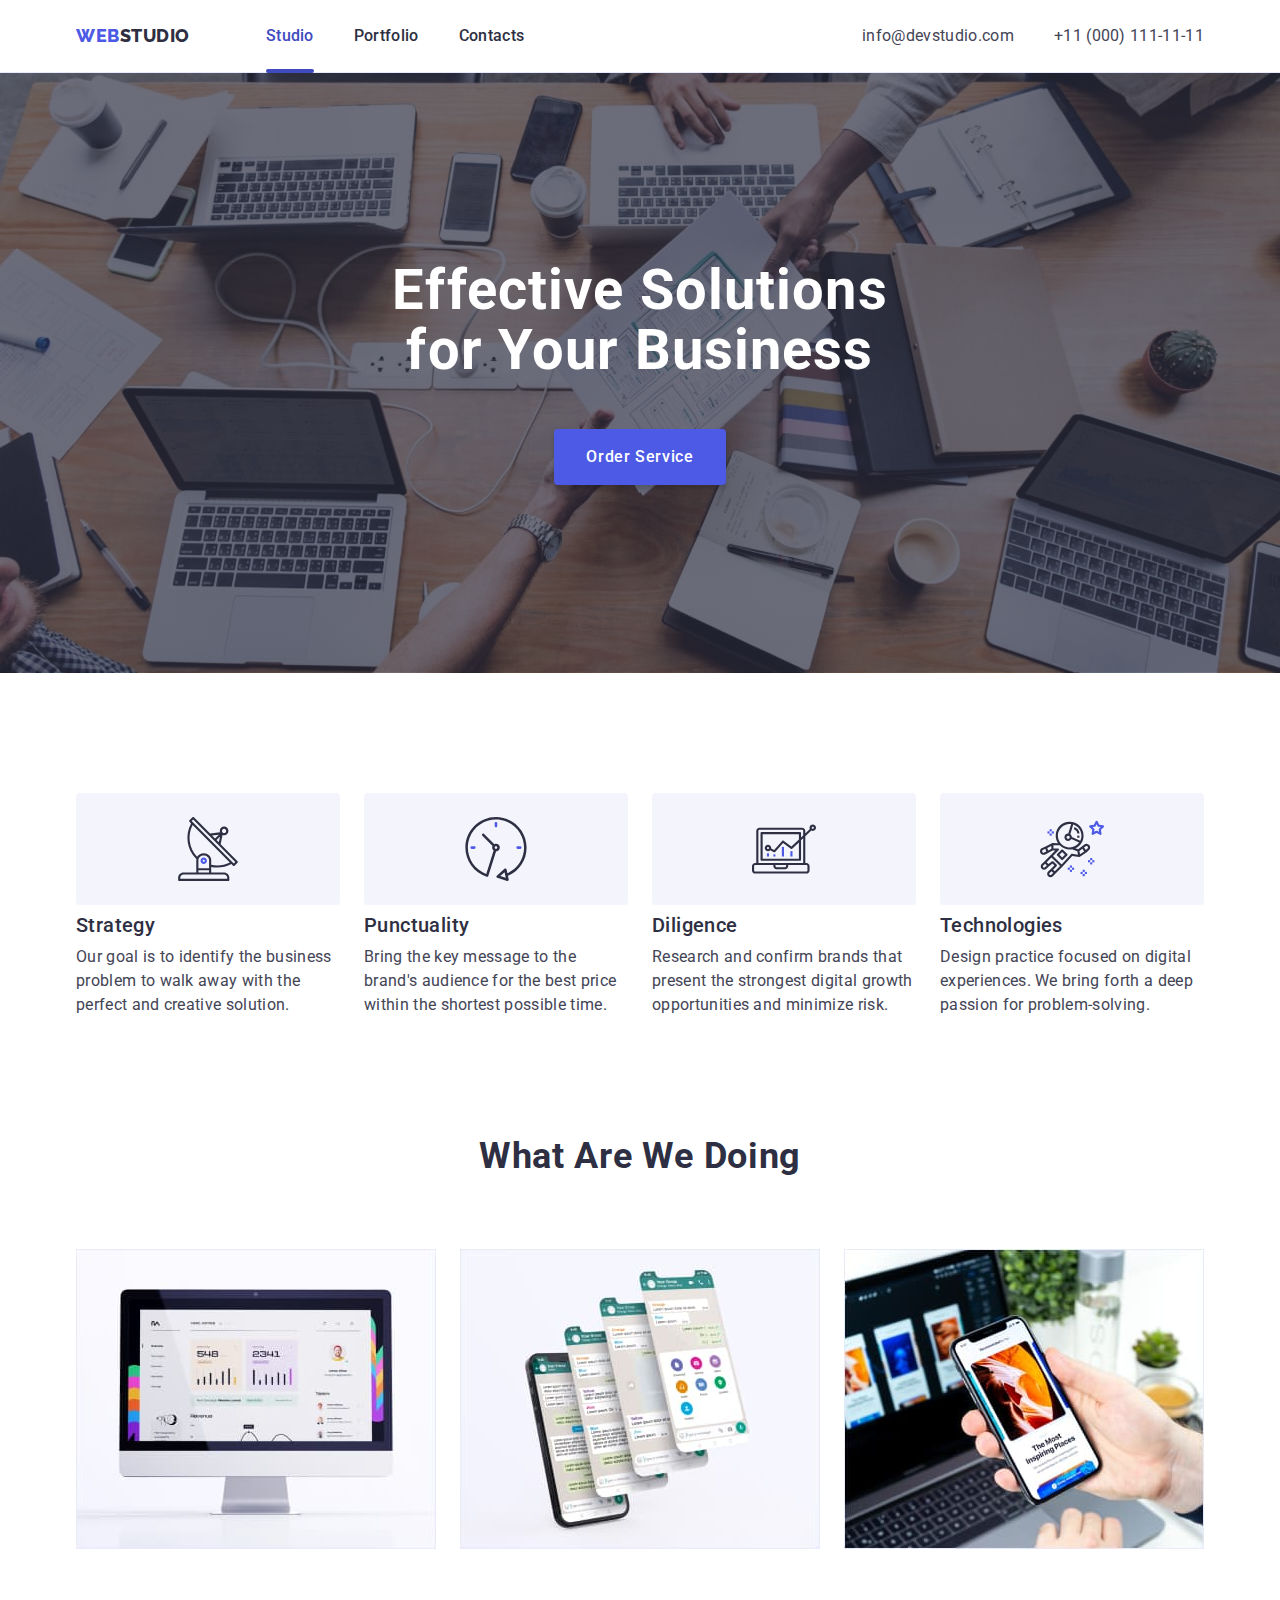
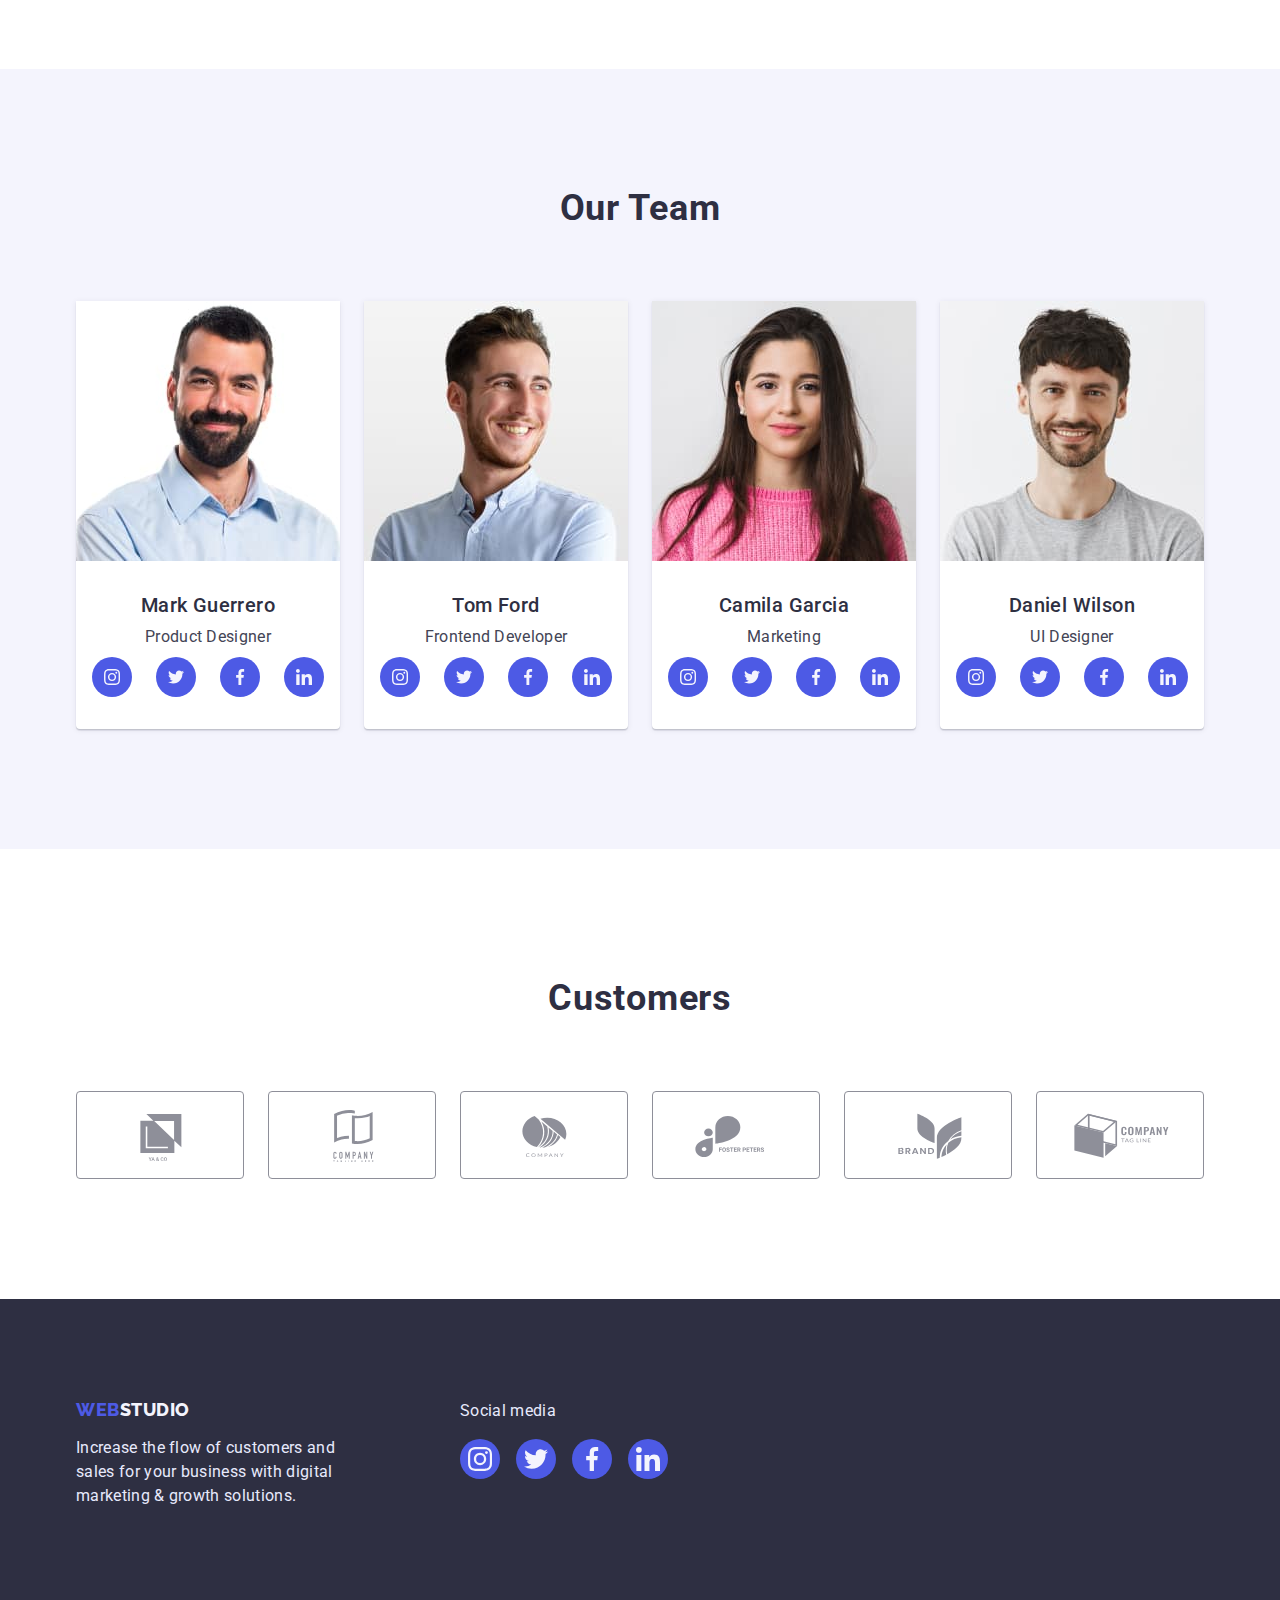
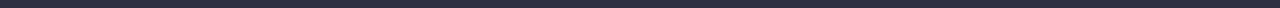
<file: index.html>
<!DOCTYPE html>
<html lang="en">
  <head>
    <meta charset="UTF-8" />
    <meta http-equiv="X-UA-Compatible" content="IE=edge" />
    <meta name="viewport" content="width=device-width, initial-scale=1.0" />
    <title>Document</title>
    <link rel="preconnect" href="https://fonts.googleapis.com" />
    <link rel="preconnect" href="https://fonts.gstatic.com" crossorigin />
    <link
      href="https://fonts.googleapis.com/css2?family=Raleway:wght@800&family=Roboto:wght@400;500;700;900&display=swap"
      rel="stylesheet"
    />
    <link
      rel="stylesheet"
      href="https://cdnjs.cloudflare.com/ajax/libs/modern-normalize/1.1.0/modern-normalize.min.css"
    />

    <link rel="stylesheet" href="./css/styles.css" />
  </head>
  <body>
    <header class="headerr">
      <div class="container head-container">
        <a class="logo link" href="./index.html"
          >Web<span class="logo-header">Studio</span></a
        >
        <nav class="nav-conteiner">
          <ul class="header-list list">
            <li class="item">
              <a class="header-link link current" href="./index.html">Studio</a>
            </li>

            <li class="item">
              <a class="header-link link" href="./portfolio.html">Portfolio</a>
            </li>

            <li class="item">
              <a class="header-link link" href="">Contacts</a>
            </li>
          </ul>
        </nav>

        <address class="adrs-list">
          <ul class="adrs-inf list">
            <li class="item">
              <a class="heder-adrs link" href="mailto:info@devstudio.com"
                >info@devstudio.com</a
              >
            </li>
            <li class="item">
              <a class="heder-adrs link" href="tel:+110001111111"
                >+11 (000) 111-11-11</a
              >
            </li>
          </ul>
        </address>
      </div>
    </header>
    <main>
      <!-- Hero -->
      <section class="hero">
        <div class="container">
          <h1 class="hero-text">Effective Solutions for Your Business</h1>
          <button class="hero-button" data-modal-open type="button">Order Service</button>
        </div>
      </section>

      <!-- About us -->

      <section class="about-section">
        <div class="container">
          <h2 class="main-title visually-hidden">About us</h2>
          <ul class="about-list list">
            <li class="item list about-item icon-antenna">
              <h3 class="about-title">Strategy</h3>
              <p class="about-text">
                Our goal is to identify the business problem to walk away with
                the perfect and creative solution.
              </p>
            </li>
            <li class="item list about-item icon-clock">
              <h3 class="about-title">Punctuality</h3>
              <p class="about-text">
                Bring the key message to the brand's audience for the best price
                within the shortest possible time.
              </p>
            </li>
            <li class="item list about-item icon-diagram">
              <h3 class="about-title">Diligence</h3>
              <p class="about-text">
                Research and confirm brands that present the strongest digital
                growth opportunities and minimize risk.
              </p>
            </li>
            <li class="item list about-item icon-astonaut">
              <h3 class="about-title">Technologies</h3>
              <p class="about-text">
                Design practice focused on digital experiences. We bring forth a
                deep passion for problem-solving.
              </p>
            </li>
          </ul>
        </div>
      </section>

      <!-- Work -->

      <section class="work-section">
        <div class="container">
          <h2 class="work-title">What are we doing</h2>
          <ul class="work-list list">
            <li class="item list">
              <img src="./images/computer.jpg" alt="computer" width="360" />
            </li>
            <li class="item list">
              <img src="./images/apps.jpg" alt="apps" width="360" />
            </li>
            <li class="item list">
              <img src="./images/phone.jpg" alt="phone" width="360" />
            </li>
          </ul>
        </div>
      </section>

      <!-- Team -->

      <section class="team-section">
        <div class="container">
          <h2 class="team-title">Our Team</h2>
          <ul class="team-list list">
            <li class="team-item item list">
              <img
                class="img-icon"
                src="./images/proddesigner.jpg"
                alt="Product Designer"
                width="264"
              />
              <div class="team-text-wrap">
                <h3 class="team-names">Mark Guerrero</h3>
                <p class="team-desc">Product Designer</p>
                <ul class="team-soc-list list">
                  <li class="team-soc-item item">
                    <a class="team-soc-link link" href="">
                      <svg width="16" height="16" class="team-soc-icons">
                        <use href="./images/icons.svg#icon-instagram"></use>
                      </svg>
                    </a>
                  </li>
                  <li class="team-soc-item item">
                    <a class="team-soc-link link" href="">
                      <svg width="16" height="16" class="team-soc-icons">
                        <use href="./images/icons.svg#icon-twitter"></use>
                      </svg>
                    </a>
                  </li>
                  <li class="team-soc-item item">
                    <a class="team-soc-link link" href="">
                      <svg width="16" height="16" class="team-soc-icons">
                        <use href="./images/icons.svg#icon-facebook"></use>
                      </svg>
                    </a>
                  </li>
                  <li class="team-soc-item item">
                    <a class="team-soc-link link" href="">
                      <svg width="16" height="16" class="team-soc-icons">
                        <use href="./images/icons.svg#icon-linkedin"></use>
                      </svg>
                    </a>
                  </li>
                </ul>
              </div>
            </li>
            <li class="team-item item list">
              <img
                class="img-icon"
                src="./images/fontend.jpg"
                alt="Frontend Developer"
                width="264"
              />
              <div class="team-text-wrap">
                <h3 class="team-names">Tom Ford</h3>
                <p class="team-desc">Frontend Developer</p>
                <ul class="team-soc-list list">
                  <li class="team-soc-item item">
                    <a class="team-soc-link link" href="">
                      <svg width="16" height="16" class="team-soc-icons">
                        <use href="./images/icons.svg#icon-instagram"></use>
                      </svg>
                    </a>
                  </li>
                  <li class="team-soc-item item">
                    <a class="team-soc-link link" href="">
                      <svg width="16" height="16" class="team-soc-icons">
                        <use href="./images/icons.svg#icon-twitter"></use>
                      </svg>
                    </a>
                  </li>
                  <li class="team-soc-item item">
                    <a class="team-soc-link link" href="">
                      <svg width="16" height="16" class="team-soc-icons">
                        <use href="./images/icons.svg#icon-facebook"></use>
                      </svg>
                    </a>
                  </li>
                  <li class="team-soc-item item">
                    <a class="team-soc-link link" href="">
                      <svg width="16" height="16" class="team-soc-icons">
                        <use href="./images/icons.svg#icon-linkedin"></use>
                      </svg>
                    </a>
                  </li>
                </ul>
              </div>
            </li>
            <li class="team-item item list">
              <img
                class="img-icon"
                src="./images/market.jpg"
                alt="Marketing"
                width="264"
              />
              <div class="team-text-wrap">
                <h3 class="team-names">Camila Garcia</h3>
                <p class="team-desc">Marketing</p>
                <ul class="team-soc-list list">
                  <li class="team-soc-item item">
                    <a class="team-soc-link link" href="">
                      <svg width="16" height="16" class="team-soc-icons">
                        <use href="./images/icons.svg#icon-instagram"></use>
                      </svg>
                    </a>
                  </li>
                  <li class="team-soc-item item">
                    <a class="team-soc-link link" href="">
                      <svg width="16" height="16" class="team-soc-icons">
                        <use href="./images/icons.svg#icon-twitter"></use>
                      </svg>
                    </a>
                  </li>
                  <li class="team-soc-item item">
                    <a class="team-soc-link link" href="">
                      <svg width="16" height="16" class="team-soc-icons">
                        <use href="./images/icons.svg#icon-facebook"></use>
                      </svg>
                    </a>
                  </li>
                  <li class="team-soc-item item">
                    <a class="team-soc-link link" href="">
                      <svg width="16" height="16" class="team-soc-icons">
                        <use href="./images/icons.svg#icon-linkedin"></use>
                      </svg>
                    </a>
                  </li>
                </ul>
              </div>
            </li>
            <li class="team-item item list">
              <img
                class="img-icon"
                src="./images/uxdesigner.jpg"
                alt="UI Designer"
                width="264"
              />
              <div class="team-text-wrap">
                <h3 class="team-names">Daniel Wilson</h3>
                <p class="team-desc">UI Designer</p>
                <ul class="team-soc-list list">
                  <li class="team-soc-item item">
                    <a class="team-soc-link link" href="">
                      <svg width="16" height="16" class="team-soc-icons">
                        <use href="./images/icons.svg#icon-instagram"></use>
                      </svg>
                    </a>
                  </li>
                  <li class="team-soc-item item">
                    <a class="team-soc-link link" href="">
                      <svg width="16" height="16" class="team-soc-icons">
                        <use href="./images/icons.svg#icon-twitter"></use>
                      </svg>
                    </a>
                  </li>
                  <li class="team-soc-item item">
                    <a class="team-soc-link link" href="">
                      <svg width="16" height="16" class="team-soc-icons">
                        <use href="./images/icons.svg#icon-facebook"></use>
                      </svg>
                    </a>
                  </li>
                  <li class="team-soc-item item">
                    <a class="team-soc-link link" href="">
                      <svg width="16" height="16" class="team-soc-icons">
                        <use href="./images/icons.svg#icon-linkedin"></use>
                      </svg>
                    </a>
                  </li>
                </ul>
              </div>
            </li>
          </ul>
        </div>
      </section>
      <!-- Customers -->

      <section class="customers-section">
        <div class="container">
          <h2 class="customers-title">Customers</h2>
          <ul class="customers-list list">
            <li class="customers-item item">
              <a href="" class="customers-link link">
                <svg class="customer-svg">
                  <use
                    class="customer-use"
                    href="./images/customers-icon.svg#icon-logo-1"
                  ></use>
                </svg>
              </a>
            </li>
            <li class="customers-item item">
              <a href="" class="customers-link link">
                <svg class="customer-svg">
                  <use
                    class="customer-use"
                    href="./images/customers-icon.svg#icon-logo-2"
                  ></use>
                </svg>
              </a>
            </li>

            <li class="customers-item item">
              <a href="" class="customers-link link">
                <svg class="customer-svg">
                  <use href="./images/customers-icon.svg#icon-logo-3"></use>
                </svg>
              </a>
            </li>
            <li class="customers-item item">
              <a href="" class="customers-link link">
                <svg class="customer-svg">
                  <use href="./images/customers-icon.svg#icon-logo-4"></use>
                </svg>
              </a>
            </li>
            <li class="customers-item item">
              <a href="" class="customers-link link">
                <svg class="customer-svg">
                  <use href="./images/customers-icon.svg#icon-logo-5"></use>
                </svg>
              </a>
            </li>
            <li class="customers-item item">
              <a href="" class="customers-link link">
                <svg class="customer-svg">
                  <use href="./images/customers-icon.svg#icon-logo-6"></use>
                </svg>
              </a>
            </li>
          </ul>
        </div>
      </section>
    </main>

    <footer class="footer-sect">
      <div class="container footer-main-cont">
        <div class="footer-container">
          <a class="logo-foot logo link" href="./index.html"
            >Web<span class="logo-footer">Studio</span></a
          >
          <p class="footer-text">
            Increase the flow of customers and sales for your business with
            digital marketing & growth solutions.
          </p>
        </div>

        <div>
          <p class="footer-text">Social media</p>
          <ul class="foot-soc-list list">
            <li class="foot-soc-item item">
              <a class="foot-soc-link link" href="">
                <svg width="24" height="24" class="team-soc-icons">
                  <use href="./images/icons.svg#icon-instagram"></use>
                </svg>
              </a>
            </li>
            <li class="foot-soc-item item">
              <a class="foot-soc-link link" href="">
                <svg width="24" height="24" class="team-soc-icons">
                  <use href="./images/icons.svg#icon-twitter"></use>
                </svg>
              </a>
            </li>
            <li class="foot-soc-item item">
              <a class="foot-soc-link link" href="">
                <svg width="24" height="24" class="team-soc-icons">
                  <use href="./images/icons.svg#icon-facebook"></use>
                </svg>
              </a>
            </li>
            <li class="foot-soc-item item">
              <a class="foot-soc-link link" href="">
                <svg width="24" height="24" class="team-soc-icons">
                  <use href="./images/icons.svg#icon-linkedin"></use>
                </svg>
              </a>
            </li>
          </ul>
        </div>
      </div>
    </footer>

    <div class="backdrop is-hidden" data-modal>
      <div class="modal">
        <button type="button" data-modal-close class="modal-button">
          <svg class="modal-icon" >
            <use href="./images/customers-icon.svg#icon-crosss" ></use>
          </svg>
        </button>
      </div>
    </div>
    <script src="./js/modal.js"></script>
  </body>
</html>
</file>
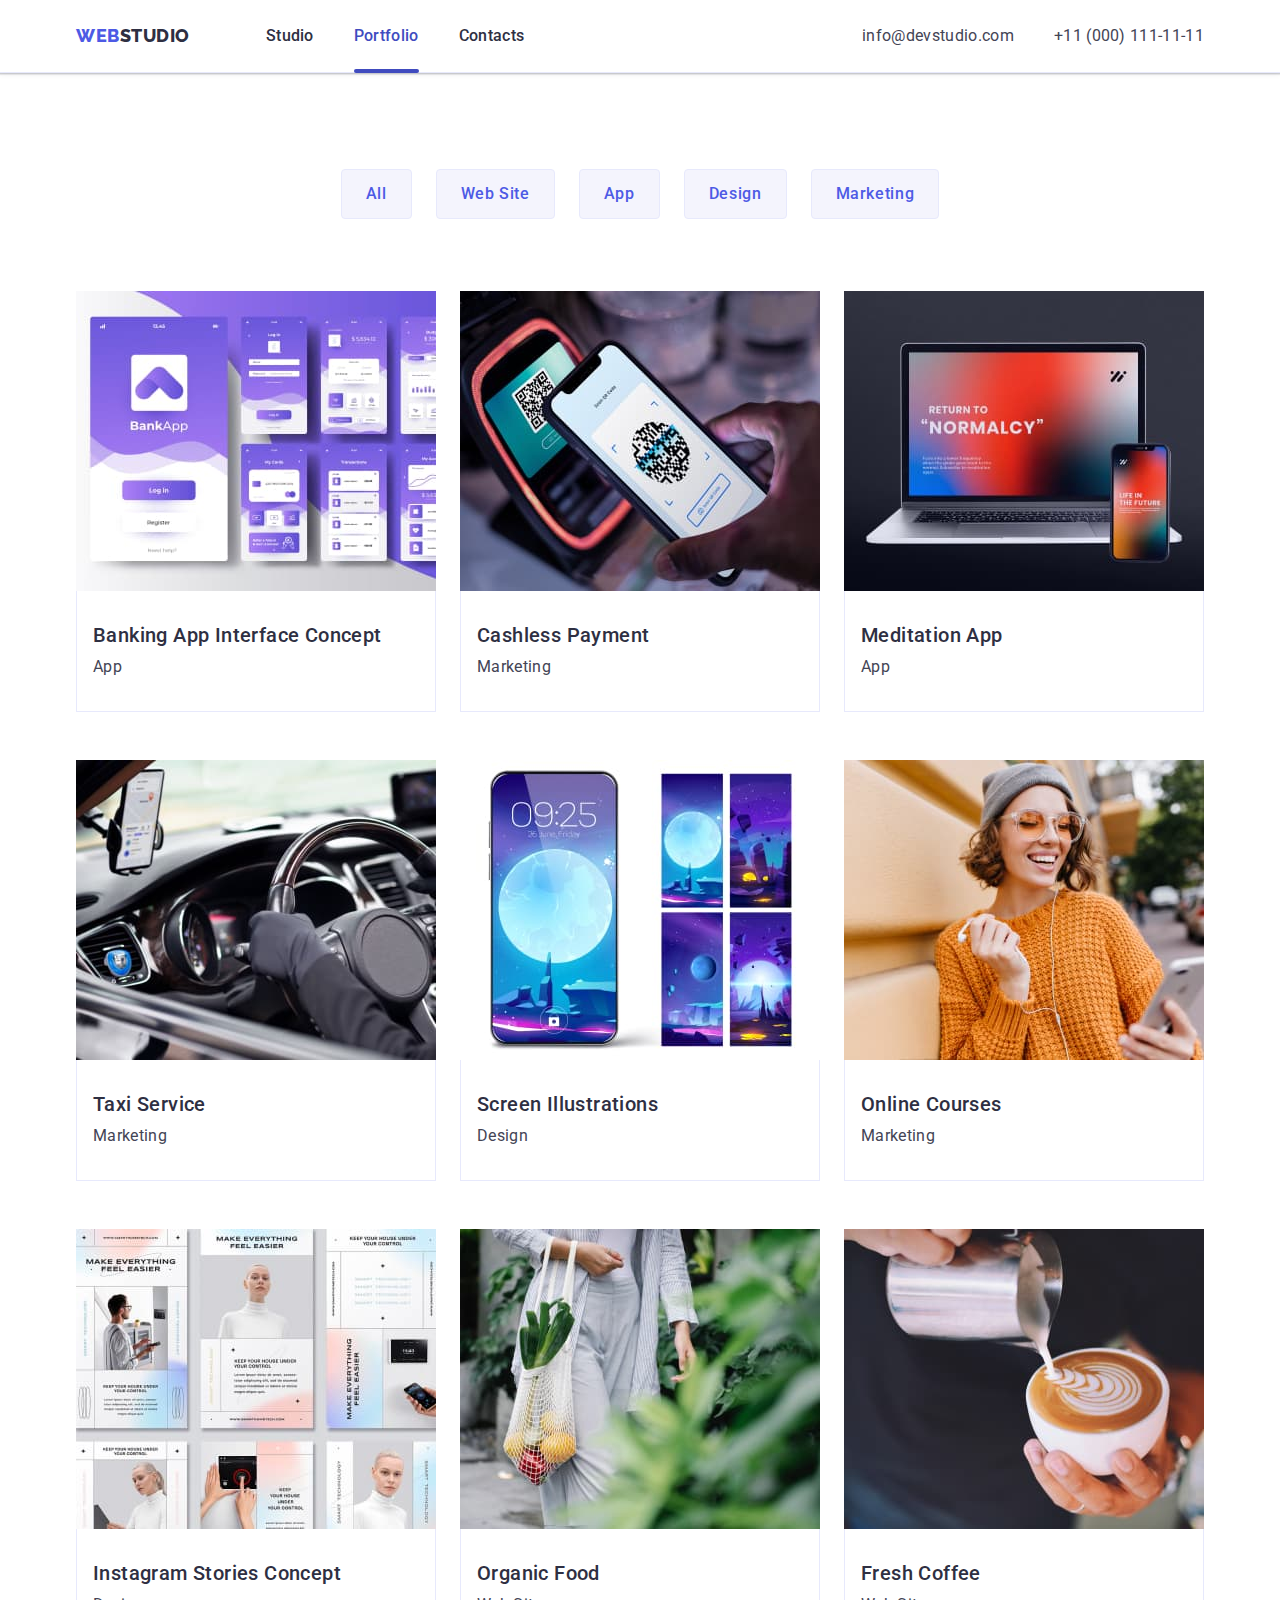
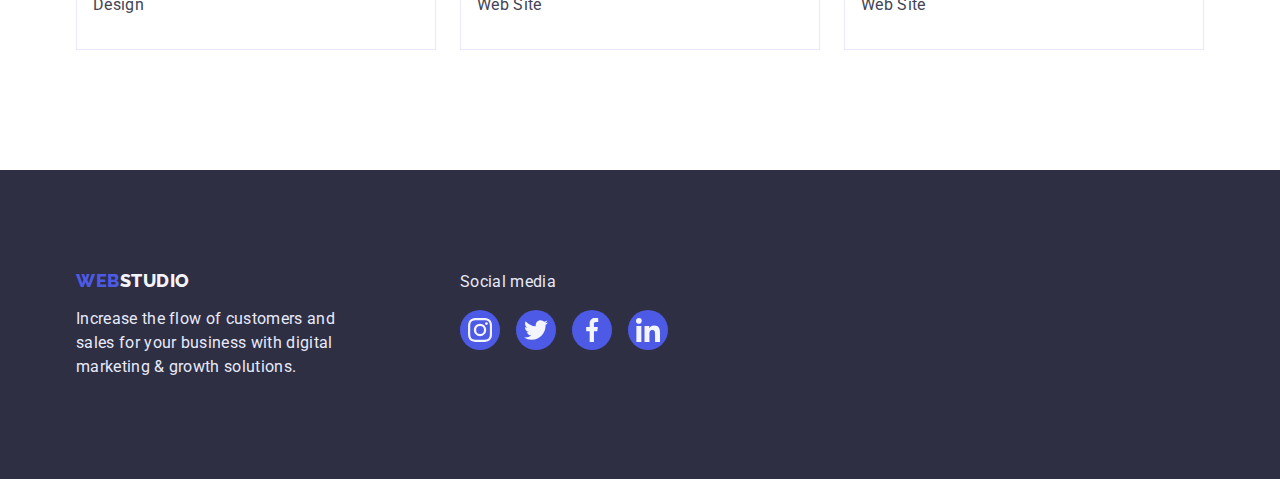
<file: portfolio.html>
<!DOCTYPE html>
<html lang="en">
  <head>
    <meta charset="UTF-8" />
    <meta http-equiv="X-UA-Compatible" content="IE=edge" />
    <meta name="viewport" content="width=device-width, initial-scale=1.0" />
    <title>Document</title>

    <link rel="preconnect" href="https://fonts.googleapis.com" />
    <link rel="preconnect" href="https://fonts.gstatic.com" crossorigin />
    <link
      href="https://fonts.googleapis.com/css2?family=Raleway:wght@800&family=Roboto:wght@400;500;700;900&display=swap"
      rel="stylesheet"
    />

    <link
      rel="stylesheet"
      href="https://cdnjs.cloudflare.com/ajax/libs/modern-normalize/1.1.0/modern-normalize.min.css"
    />
    <link rel="stylesheet" href="./css/styles.css" />
  </head>
  <body>
    <header class="headerr">
      <div class="container head-container">
        <a class="logo link" href="./index.html"
          >Web<span class="logo-header">Studio</span></a
        >
        <nav class="nav-conteiner">
          <ul class="header-list list">
            <li class="item">
              <a class="header-link link" href="./index.html">Studio</a>
            </li>

            <li class="item">
              <a class="header-link link current" href="./portfolio.html">Portfolio</a>
            </li>

            <li class="item">
              <a class="header-link link" href="">Contacts</a>
            </li>
          </ul>
        </nav>

        <address class="adrs-list">
          <ul class="adrs-inf list">
            <li class="item">
              <a class="heder-adrs link" href="mailto:info@devstudio.com"
                >info@devstudio.com</a
              >
            </li>
            <li class="item">
              <a class="heder-adrs link" href="tel:+110001111111"
                >+11 (000) 111-11-11</a
              >
            </li>
          </ul>
        </address>
      </div>
    </header>
    <main>
      <section class="main-section list">
        <div class="container">
          <h1 class="visually-hidden">Our works</h1>
          <ul class="btn-list list">
            <li class="btn-list-item">
              <button class="btn-portfolio" type="button">All</button>
            </li>
            <li class="btn-list-item">
              <button class="btn-portfolio" type="button">Web Site</button>
            </li>
            <li class="btn-list-item">
              <button class="btn-portfolio" type="button">App</button>
            </li>
            <li class="btn-list-item">
              <button class="btn-portfolio" type="button">Design</button>
            </li>
            <li class="btn-list-item">
              <button class="btn-portfolio" type="button">Marketing</button>
            </li>
          </ul>

          <ul class="proposition-list list">
            <li class="proposition-item">
              <a class="link proposition-link" href="">
                <div class="proposition-wrap">
                  <img src="./images/banking.jpg" alt="Banking" width="360" />
                  <div class="overley-card">
                    <p class="overley-text">
                      14 Stylish and User-Friendly App Design Concepts · Task
                      Manager App · Calorie Tracker App · Exotic Fruit Ecommerce
                      App · Cloud Storage App
                    </p>
                  </div>
                </div>
                <div class="proposition-text">
                  <h2 class="proposition-title">
                    Banking App Interface Concept
                  </h2>
                  <p class="proposition-desc">App</p>
                </div>
              </a>
            </li>
            <li class="proposition-item">
              <a class="link proposition-link" href="">
                <div class="proposition-wrap">
                  <img src="./images/payment.jpg" alt="Payment" width="360" />
                  <div class="overley-card">
                    <p class="overley-text">
                      14 Stylish and User-Friendly App Design Concepts · Task
                      Manager App · Calorie Tracker App · Exotic Fruit Ecommerce
                      App · Cloud Storage App
                    </p>
                  </div>
                </div>
                <div class="proposition-text">
                  <h2 class="proposition-title">Cashless Payment</h2>
                  <p class="proposition-desc">Marketing</p>
                </div>
              </a>
            </li>
            <li class="proposition-item">
              <a class="link proposition-link" href="">
                <div class="proposition-wrap">
                  <img
                    src="./images/meditation.jpg"
                    alt="Meditation"
                    width="360"
                  />
                  <div class="overley-card">
                    <p class="overley-text">
                      14 Stylish and User-Friendly App Design Concepts · Task
                      Manager App · Calorie Tracker App · Exotic Fruit Ecommerce
                      App · Cloud Storage App
                    </p>
                  </div>
                </div>
                <div class="proposition-text">
                  <h2 class="proposition-title">Meditation App</h2>
                  <p class="proposition-desc">App</p>
                </div>
              </a>
            </li>
            <li class="proposition-item">
              <a class="link proposition-link" href="">
                <div class="proposition-wrap">
                  <img src="./images/taxi.jpg" alt="Taxi" width="360" />
                  <div class="overley-card">
                    <p class="overley-text">
                      14 Stylish and User-Friendly App Design Concepts · Task
                      Manager App · Calorie Tracker App · Exotic Fruit Ecommerce
                      App · Cloud Storage App
                    </p>
                  </div>
                </div>
                <div class="proposition-text">
                  <h2 class="proposition-title">Taxi Service</h2>
                  <p class="proposition-desc">Marketing</p>
                </div>
              </a>
            </li>
            <li class="proposition-item">
              <a class="link proposition-link" href="">
                <div class="proposition-wrap">
                  <img src="./images/screen.jpg" alt="Screen" width="360" />
                  <div class="overley-card">
                    <p class="overley-text">
                      14 Stylish and User-Friendly App Design Concepts · Task
                      Manager App · Calorie Tracker App · Exotic Fruit Ecommerce
                      App · Cloud Storage App
                    </p>
                  </div>
                </div>
                <div class="proposition-text">
                  <h2 class="proposition-title">Screen Illustrations</h2>
                  <p class="proposition-desc">Design</p>
                </div>
              </a>
            </li>
            <li class="proposition-item">
              <a class="link proposition-link" href="">
                <div class="proposition-wrap">
                  <img src="./images/courses.jpg" alt="Courses" width="360" />
                  <div class="overley-card">
                    <p class="overley-text">
                      14 Stylish and User-Friendly App Design Concepts · Task
                      Manager App · Calorie Tracker App · Exotic Fruit Ecommerce
                      App · Cloud Storage App
                    </p>
                  </div>
                </div>
                <div class="proposition-text">
                  <h2 class="proposition-title">Online Courses</h2>
                  <p class="proposition-desc">Marketing</p>
                </div>
              </a>
            </li>
            <li class="proposition-item">
              <a class="link proposition-link" href="">
                <div class="proposition-wrap">
                  <img src="./images/stories.jpg" alt="Stories" width="360" />
                  <div class="overley-card">
                    <p class="overley-text">
                      14 Stylish and User-Friendly App Design Concepts · Task
                      Manager App · Calorie Tracker App · Exotic Fruit Ecommerce
                      App · Cloud Storage App
                    </p>
                  </div>
                </div>
                <div class="proposition-text">
                  <h2 class="proposition-title">Instagram Stories Concept</h2>
                  <p class="proposition-desc">Design</p>
                </div>
              </a>
            </li>
            <li class="proposition-item">
              <a class="link proposition-link" href="">
                <div class="proposition-wrap">
                  <img src="./images/food.jpg" alt="Food" width="360" />
                  <div class="overley-card">
                    <p class="overley-text">
                      14 Stylish and User-Friendly App Design Concepts · Task
                      Manager App · Calorie Tracker App · Exotic Fruit Ecommerce
                      App · Cloud Storage App
                    </p>
                  </div>
                </div>
                <div class="proposition-text">
                  <h2 class="proposition-title">Organic Food</h2>
                  <p class="proposition-desc">Web Site</p>
                </div>
              </a>
            </li>
            <li class="proposition-item">
              <a class="link proposition-link" href="">
                <div class="proposition-wrap">
                  <img src="./images/caffee.jpg" alt="Caffee" width="360" />

                  <div class="overley-card">
                    <p class="overley-text">
                      14 Stylish and User-Friendly App Design Concepts · Task
                      Manager App · Calorie Tracker App · Exotic Fruit Ecommerce
                      App · Cloud Storage App
                    </p>
                  </div>
                </div>
                <div class="proposition-text">
                  <h2 class="proposition-title">Fresh Coffee</h2>
                  <p class="proposition-desc">Web Site</p>
                </div>
              </a>
            </li>
          </ul>
        </div>
      </section>
    </main>

    <footer class="footer-sect">
      <div class="container footer-main-cont">
        <div class="footer-container">
          <a class="logo-foot logo link" href="./index.html"
            >Web<span class="logo-footer">Studio</span></a
          >
          <p class="footer-text">
            Increase the flow of customers and sales for your business with
            digital marketing & growth solutions.
          </p>
        </div>

        <div>
          <p class="footer-text">Social media</p>
          <ul class="foot-soc-list list">
            <li class="foot-soc-item item">
              <a class="foot-soc-link link" href="">
                <svg width="24" height="24" class="team-soc-icons">
                  <use href="./images/icons.svg#icon-instagram"></use>
                </svg>
              </a>
            </li>
            <li class="foot-soc-item item">
              <a class="foot-soc-link link" href="">
                <svg width="24" height="24" class="team-soc-icons">
                  <use href="./images/icons.svg#icon-twitter"></use>
                </svg>
              </a>
            </li>
            <li class="foot-soc-item item">
              <a class="foot-soc-link link" href="">
                <svg width="24" height="24" class="team-soc-icons">
                  <use href="./images/icons.svg#icon-facebook"></use>
                </svg>
              </a>
            </li>
            <li class="foot-soc-item item">
              <a class="foot-soc-link link" href="">
                <svg width="24" height="24" class="team-soc-icons">
                  <use href="./images/icons.svg#icon-linkedin"></use>
                </svg>
              </a>
            </li>
          </ul>
        </div>
      </div>
    </footer>
  </body>
</html>
</file>
<file: css/styles.css>
:root {
  --primary-font: "Roboto", sans-serif;
  --second-font: "Raleway", sans-serif;
  --first-text-color: #2e2f42;
  --second-text-color: #434455;
  --third-color: #4d5ae5;
  --background-secon-color: #2e2f42;
  --white-color: #ffffff;
  --border-bottom: #e7e9fc;
  --hover-links-color: #404bbf;
  --background-cards: #f4f4fd;
  --customers-link-color: #8e8f99;
}

/* rule */
body {
  background-color: var(--white-color);
  font-family: "Roboto", sans-serif;
  color: var(--second-text-color);
}
h1,
h2,
h3,
h4,
h5,
h6,
p {
  margin: 0;
}

ul {
  padding-left: 0;
  margin: 0;
}

button {
  cursor: pointer;
}

img {
  display: block;
  max-width: 100%;
  height: auto;
}

.list {
  list-style: none;
}
.link {
  text-decoration: none;
}

.container {
  width: 1158px;
  padding: 0 15px;
  margin: 0 auto;
}

/* .menu > li {
  border: 1px solid tomato;
} */

/* header */
.headerr{
  border-bottom: 1px solid var(--border-bottom);
  box-shadow: 0px 2px 1px rgba(46, 47, 66, 0.08), 0px 1px 1px rgba(46, 47, 66, 0.16), 0px 1px 6px rgba(46, 47, 66, 0.08);
}
.head-container {
  display: flex;
  align-items: center;
  justify-content: center;
 
}

.logo {
  font-family: var(--second-font);
  font-weight: 800;
  font-size: 18px;
  line-height: 1.17;
  letter-spacing: 0.03em;
  color: var(--third-color);
  text-transform: uppercase;
}

.navigtion .head-logo {
  padding-left: 156px;
}

.logo-header {
  color: var(--first-text-color);
}

.nav-conteiner {
  margin-left: 76px;
}
.header-list {
  display: flex;
}

.header-link {
  display: block;
  padding-top: 24px;
  padding-bottom: 24px;

  font-weight: 500;
  font-size: 16px;
  line-height: 1.5;
  letter-spacing: 0.02em;
  text-decoration: none;
  color: var(--first-text-color);
  position: relative;
  transition: color 250ms cubic-bezier(0.4, 0, 0.2, 1);
}

.header-link.current::after {
  position: absolute;
  content: "";
  width: 100%;
  height: 4px;
  background: var(--hover-links-color);
  border-radius: 2px;
  left: 0;
  bottom: -1px;
}
.current{
  color: var(--hover-links-color);
}



.header-list .item:not(:last-child) {
  margin-right: 40px;
}

.adrs-list {
  font-style: normal;
}

.header-link:hover,
.header-link:focus,
.heder-adrs:hover,
.heder-adrs:focus {
  color: var(--hover-links-color);
}

.adrs-inf {
  display: flex;
}

.adrs-list {
  margin-left: auto;
}

.adrs-inf .item:not(:last-child) {
  margin-right: 40px;
}
.heder-adrs {
  display: block;
  padding-top: 24px;
  padding-bottom: 24px;
  font-size: 16px;
  line-height: 1.5;
  letter-spacing: 0.02em;
  color: var(--second-text-color);
  transition: color 250ms cubic-bezier(0.4, 0, 0.2, 1);
}

/* main */

/* hero */
.hero {
  padding: 188px 0;
  text-align: center;
  background-color: var(--background-secon-color);
  margin-left: auto;
  margin-right: auto;
  background-image: linear-gradient(
      rgba(46, 47, 66, 0.7),
      rgba(46, 47, 66, 0.7)
    ),
    url(../images/hero-bg.jpg);
  max-width: 1440px;
  background-position: center;
  background-repeat: no-repeat;
}
.hero-text {
  font-weight: 700;
  font-size: 56px;
  line-height: 1.07;
  letter-spacing: 0.02em;
  color: var(--white-color);
  margin: 0 auto 48px;
  width: 496px;
}

.hero-button {
  padding: 16px 32px;
  font-family: "Roboto", sans-serif;
  font-weight: 500;
  font-size: 16px;
  line-height: 1.5;
  letter-spacing: 0.04em;

  color: var(--white-color);
  background-color: var(--third-color);
  cursor: pointer;
  box-shadow: 0px 4px 4px rgba(0, 0, 0, 0.15);
  border-radius: 4px;
  border: none;
  transition: background-color 250ms cubic-bezier(0.4, 0, 0.2, 1);
}

.hero-button:hover,
.hero-button:focus {
  background-color: var(--hover-links-color);
}

/* about */

.visually-hidden {
  position: absolute;
  width: 1px;
  height: 1px;
  margin: -1px;
  border: 0;
  padding: 0;
  white-space: nowrap;
  clip-path: inset(100%);
  clip: rect(0 0 0 0);
  overflow: hidden;
}

.about-section {
  padding-top: 120px;
  padding-bottom: 120px;
}

.about-list {
  display: flex;
  border-radius: 4px;
}

.about-list .item {
  width: 264px;
  margin-right: 24px;
  border-radius: 4px;
}

.about-item::before {
  display: block;
  content: "";
  height: 112px;
  background-color: var(--background-cards);
  background-position: center;
  background-repeat: no-repeat;
  margin-bottom: 8px;
  border-radius: 4px;
}

.icon-antenna::before {
  background-image: url(../images/antenna\ 1.svg);
}
.icon-clock::before {
  background-image: url(../images/clock\ 1.svg);
}

.icon-diagram::before {
  background-image: url(..//images/diagram\ 1.svg);
}

.icon-astonaut::before {
  background-image: url(..//images/astronaut\ 1.svg);
}

.about-list .item:last-child {
  margin-right: 0;
}

.about-title {
  font-weight: 500;
  font-size: 20px;
  line-height: 1.2;
  letter-spacing: 0.02em;
  color: var(--first-text-color);
  margin-bottom: 8px;
}
.about-text {
  font-size: 16px;
  line-height: 1.5;
  letter-spacing: 0.02em;
  color: var(--second-text-color);
}

/* work */

.work-section {
  padding-bottom: 120px;
}

.work-list {
  display: flex;
}

.work-list .item {
  margin-right: 24px;
}

.work-list .item:last-child {
  margin-right: 0;
}

.work-title,
.team-title {
  font-weight: 700;
  font-size: 36px;
  line-height: 1.11;
  text-align: center;
  letter-spacing: 0.02em;
  text-transform: capitalize;
  color: var(--first-text-color);
  margin-bottom: 72px;
  margin-bottom: 72px;
}

.team-names {
  font-weight: 500;
  font-size: 20px;
  line-height: 1.2;
  text-align: center;
  letter-spacing: 0.02em;
  color: var(--first-text-color);
  margin-bottom: 8px;
}

.team-desc {
  font-size: 16px;
  line-height: 1.5;
  text-align: center;
  letter-spacing: 0.02em;
  color: var(--second-text-color);
  /* margin-bottom: 32px; */
  margin-bottom: 8px;
}

.team-section {
  background-color: var(--background-cards);
  padding-bottom: 120px;
  padding-top: 120px;
}

.team-list {
  display: flex;
}

.team-item {
  background-color: var(--white-color);
  border-radius: 0px 0px 4px 4px;
  box-shadow: 0px 1px 6px rgba(46, 47, 66, 0.08),
    0px 1px 1px rgba(46, 47, 66, 0.16), 0px 2px 1px rgba(46, 47, 66, 0.08);
}

.team-text-wrap {
  padding: 32px 0;
}

/* team icons */

.team-soc-list {
  display: flex;
  justify-content: center;
  /* gap: 24px; */
}
.team-soc-item {
  width: 40px;
  height: 40px;
}
.team-soc-link {
  width: 100%;
  height: 100%;
  border-radius: 50%;
  background: var(--third-color);
  display: flex;
  align-items: center;
  justify-content: center;
  transition: background-color 250ms cubic-bezier(0.4, 0, 0.2, 1);
}
.team-soc-link:hover,
.team-soc-link:focus {
  background-color: var(--hover-links-color);
}

/* .img-icon {
  margin-bottom: 32px;
} */

.team-list .item {
  margin-right: 24px;
}

.team-list .item:last-child {
  margin-right: 0;
}

/* customers */
.customers-section {
  padding-bottom: 120px;
  padding-top: 130px;
}
.customers-title {
  font-weight: 700;
  font-size: 36px;
  line-height: 1.11;
  text-align: center;
  letter-spacing: 0.02em;
  text-transform: capitalize;
  color: var(--first-text-color);
  margin-bottom: 72px;
  margin-bottom: 72px;
}

.customers-list {
  display: flex;
  gap: 24px;
  justify-content: center;
}

.customers-link {
  border: 1px solid var(--customers-link-color);
  border-radius: 4px;
  color: var(--customers-link-color);
  width: 168px;
  height: 88px;
  display: flex;
  justify-content: center;
  align-items: center;
  transition: color 250ms cubic-bezier(0.4, 0, 0.2, 1),
    border-color 250ms cubic-bezier(0.4, 0, 0.2, 1);
}

.customer-svg {
  width: 104px;
  height: 56px;
  fill: currentColor;
}

.customers-link:hover {
  color: var(--hover-links-color);
  border-color: var(--hover-links-color);
}

/* footer */
.footer-sect {
  background-color: var(--background-secon-color);
  padding: 100px 15px;
}

.footer-main-cont {
  display: flex;
}

.footer-container {
  margin-right: 120px;
}
.foot-soc-list {
  display: flex;
  gap: 16px;
  margin-top: 16px;
}

.foot-soc-item {
  width: 40px;
  height: 40px;
}

.foot-soc-link {
  display: flex;
  align-items: center;
  justify-content: center;

  width: 100%;
  height: 100%;
  border-radius: 50%;
  background: var(--third-color);
  transition: background-color 250ms cubic-bezier(0.4, 0, 0.2, 1);
}

.foot-soc-link:hover,
.foot-soc-link:focus {
  background-color: #31d0aa;
}

.logo-foot {
  display: block;
  margin-bottom: 16px;
}

.logo-footer {
  color: var(--background-cards);
}

.footer-text {
  font-size: 16px;
  line-height: 1.5;
  letter-spacing: 0.02em;
  color: var(--border-bottom);
  width: 264px;
}

/* portfolio */

.main-section {
  padding-top: 96px;
  padding-bottom: 120px;
}
.btn-list {
  display: flex;

  /* margin-top: 96px; */
  margin-bottom: 72px;
  justify-content: center;
}

.btn-list-item {
  margin-right: 24px;
}
.btn-list .btn-list-item:last-child {
  margin-right: 0;
}
.btn-portfolio {
  padding: 12px 24px;
  font-family: "Roboto", sans-serif;
  font-weight: 500;
  font-size: 16px;
  line-height: 1.5;
  letter-spacing: 0.04em;
  color: var(--third-color);
  background: var(--background-cards);
  border: 1px solid var(--border-bottom);
  cursor: pointer;
  border-radius: 4px;
  transition: color 250ms cubic-bezier(0.4, 0, 0.2, 1),
    background-color 250ms cubic-bezier(0.4, 0, 0.2, 1);
}

.btn-portfolio:hover,
.btn-portfolio:focus {
  color: var(--white-color);
  background-color: var(--hover-links-color);
  box-shadow: 0px 3px 1px rgba(0, 0, 0, 0.1), 0px 2px 1px rgba(0, 0, 0, 0.08),
    0px 2px 2px rgba(0, 0, 0, 0.12);
  border-color: transparent;
}

.proposition-list {
  display: flex;
  flex-wrap: wrap;
  column-gap: 24px;
  row-gap: 48px;
}

.proposition-item {
  width: calc((100% - 48px) / 3);
}

.proposition-wrap {
  position: relative;
  overflow: hidden;
}
.overley-card {
  position: absolute;
  background-color: var(--third-color);
  left: 0;
  top: 0;
  width: 100%;
  height: 100%;
  transform: translateY(100%);
  transition: transform 250ms cubic-bezier(0.4, 0, 0.2, 1);
}
.overley-text {
  font-size: 16px;
  line-height: 1.5;
  color: var(--background-cards);
  padding: 40px 32px 164px;
}

.proposition-item:hover .overley-card,
.proposition-item:focus .overley-card {
  transform: translateY(0);
}

.proposition-title {
  font-weight: 500;
  font-size: 20px;
  line-height: 1.2;
  letter-spacing: 0.02em;
  color: var(--first-text-color);
}
.proposition-desc {
  font-size: 16px;
  line-height: 1.5;
  letter-spacing: 0.02em;
  color: var(--second-text-color);
  margin-top: 8px;
}

.proposition-text {
  padding: 32px 16px;
  border: 1px solid var(--border-bottom);
}

.proposition-text {
  border-top: 0;
  padding-right: 0;
}

.proposition-link {
  display: block;
  transition: box-shadow 250ms cubic-bezier(0.4, 0, 0.2, 1);
  /* position: relative; */
}

.proposition-link:hover,
.proposition-link:focus {
  box-shadow: 0px 1px 6px rgba(46, 47, 66, 0.08),
    0px 1px 1px rgba(46, 47, 66, 0.16), 0px 2px 1px rgba(46, 47, 66, 0.08);
}

.backdrop {
  position: fixed;
  top: 0;
  width: 100%;
  height: 100%;
  background-color: rgba(46, 47, 66, 0.4);
  transition: opacity 250ms cubic-bezier(0.4, 0, 0.2, 1),
    visibility 250ms cubic-bezier(0.4, 0, 0.2, 1);
}

.modal {
  width: 408px;
  min-height: 576px;
  background: #fcfcfc;
  box-shadow: 0px 1px 1px rgba(0, 0, 0, 0.14), 0px 1px 3px rgba(0, 0, 0, 0.12),
    0px 2px 1px rgba(0, 0, 0, 0.2);
  border-radius: 4px;
  position: absolute;
  top: 50%;
  left: 50%;
  transform: translate(-50%, -50%);
  padding: 24px;
}

.modal-button {
  width: 24px;
  height: 24px;
  display: block;
  margin-left: auto;
  background: var(--border-bottom);
  border-radius: 50%;
  border: 1px solid rgba(0, 0, 0, 0.1);
  position: relative;
  display: flex;
  justify-content: center;
  align-items: center;
}

.modal-button:hover {
  color: var(--white-color);
  background:var(--hover-links-color);
}

.modal-icon {
  height: 8px;
  width: 8px;
  fill: currentColor;
  /* position: absolute;
  top: 50%;
  left: 50%;
  transform: translate(-50%, -50%); */
}

.is-hidden {
  opacity: 0;
  visibility: hidden;
  pointer-events: none;
}
</file>
